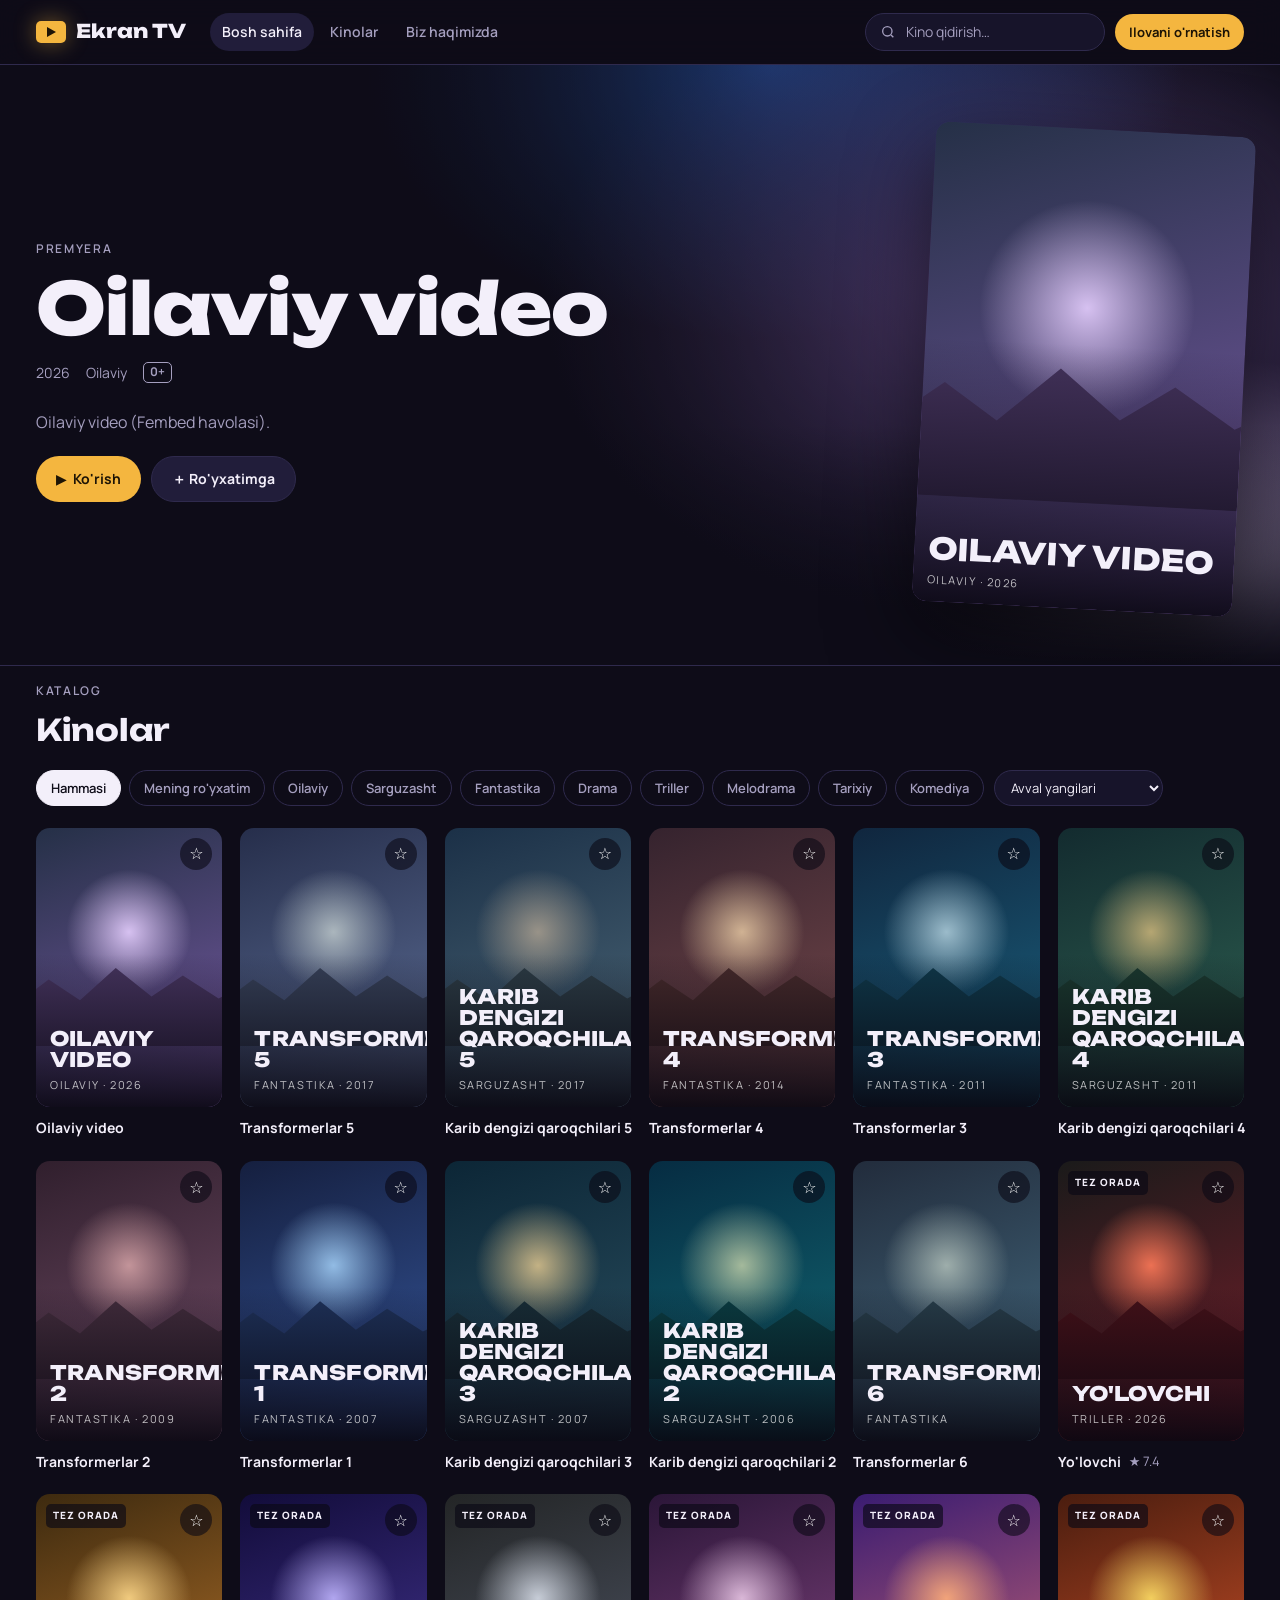
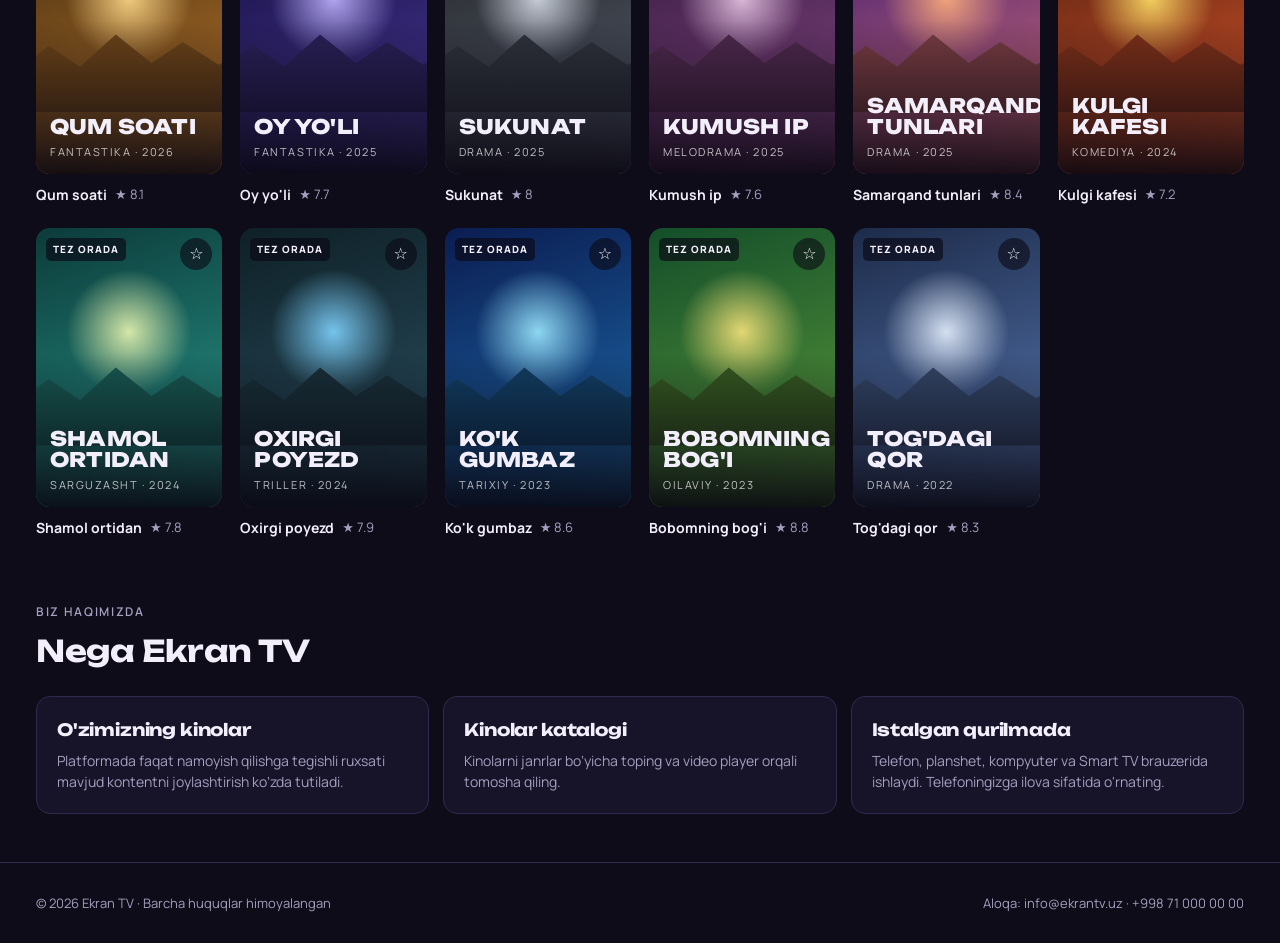
<file: index.html>
<!doctype html>
<html lang="uz">
<head>
<meta charset="utf-8">
<meta name="viewport" content="width=device-width,initial-scale=1,viewport-fit=cover">
<title>Ekran TV — o'zbek kinolari onlayn</title>
<meta name="description" content="Ekran TV — o'zbek kinolarini onlayn tomosha qiling: kinolar katalogi, qidiruv va ko'rishni davom ettirish.">
<meta name="theme-color" content="#0e0c18">
<meta property="og:type" content="website">
<meta property="og:title" content="Ekran TV">
<meta property="og:description" content="O'zbek kinolari onlayn.">
<meta property="og:image" content="icons/og-image.png">
<meta property="og:locale" content="uz_UZ">
<meta name="twitter:card" content="summary_large_image">
<link rel="manifest" href="manifest.webmanifest">
<link rel="icon" type="image/png" sizes="192x192" href="icons/icon-192.png">
<link rel="apple-touch-icon" href="icons/apple-touch-icon.png">
<meta name="apple-mobile-web-app-capable" content="yes">
<meta name="apple-mobile-web-app-status-bar-style" content="black-translucent">
<meta name="apple-mobile-web-app-title" content="Ekran TV">
<link rel="preconnect" href="https://fonts.googleapis.com">
<link rel="preconnect" href="https://fonts.gstatic.com" crossorigin>
<link rel="stylesheet" href="https://fonts.googleapis.com/css2?family=Unbounded:wght@500;700;800&family=Manrope:wght@400;500;600;700&family=JetBrains+Mono:wght@500&display=swap">
<link rel="stylesheet" href="css/style.css">


<link rel="stylesheet" href="css/film-player.css">
</head>
<body>

<header class="top">
  <div class="wrap">
    <a class="logo" href="#bosh" aria-label="Bosh sahifa"><i class="logo-mark"></i><span id="siteName">Ekran TV</span></a>
    <nav class="main" aria-label="Asosiy menyu">
      <a href="#bosh" class="on">Bosh sahifa</a>
      <a href="#kinolar">Kinolar</a>




      <a href="#haqida">Biz haqimizda</a>
    </nav>
    <div class="top-right">
      <label class="search" for="q">
        <svg width="16" height="16" viewBox="0 0 24 24" fill="none" stroke="currentColor" stroke-width="2" aria-hidden="true" style="color:var(--muted);flex:none"><circle cx="11" cy="11" r="7"/><path d="m20 20-3.5-3.5"/></svg>
        <input id="q" type="search" placeholder="Kino qidirish…" autocomplete="off" aria-label="Kino qidirish">
      </label>
      <button class="btn btn-accent btn-sm install-btn" type="button" id="installBtn">Ilovani o'rnatish</button>
    </div>
  </div>
</header>

<main id="bosh">
  <section class="hero" id="hero">
    <div class="hero-bg" id="heroBg"></div>
    <div class="wrap">
      <div>
        <span class="eyebrow">Premyera</span>
        <h1 id="heroTitle"></h1>
        <div class="meta" id="heroMeta"></div>
        <p class="lead" id="heroDesc"></p>
        <div class="actions">
          <button class="btn btn-accent" type="button" id="heroPlay">▶&nbsp; Ko'rish</button>
          <button class="btn btn-ghost" type="button" id="heroFav">＋ Ro'yxatimga</button>
        </div>
      </div>
      <div class="poster hero-poster" id="heroPoster"></div>
    </div>
  </section>

  <section class="block" id="davom" hidden>
    <div class="wrap">
      <div class="block-head"><div><span class="eyebrow">Siz uchun</span><h2>Ko'rishni davom ettirish</h2></div></div>
      <div class="row-scroll" id="contRow"></div>
    </div>
  </section>



  <section class="block tight" id="kinolar">
    <div class="wrap">
      <div class="block-head">
        <div><span class="eyebrow">Katalog</span><h2>Kinolar</h2></div>
        <div class="filters">
          <div class="chips" id="chips" role="group" aria-label="Janr bo'yicha saralash"></div>
          <select class="sort" id="sort" aria-label="Tartiblash">
            <option value="new">Avval yangilari</option>
            <option value="rating">Reyting bo'yicha</option>
            <option value="az">Nomi bo'yicha (A–Z)</option>
          </select>
        </div>
      </div>
      <div class="grid" id="grid"></div>
      <p class="empty" id="empty" hidden></p>
    </div>
  </section>


  <section class="block tight" id="haqida">
    <div class="wrap">
      <div class="block-head"><div><span class="eyebrow">Biz haqimizda</span><h2>Nega Ekran TV</h2></div></div>
      <div class="about">
        <div class="cell"><h3>O'zimizning kinolar</h3><p>Platformada faqat namoyish qilishga tegishli ruxsati mavjud kontentni joylashtirish ko‘zda tutiladi.</p></div>
        <div class="cell"><h3>Kinolar katalogi</h3><p>Kinolarni janrlar bo‘yicha toping va video player orqali tomosha qiling.</p></div>
        <div class="cell"><h3>Istalgan qurilmada</h3><p>Telefon, planshet, kompyuter va Smart TV brauzerida ishlaydi. Telefoningizga ilova sifatida o'rnating.</p></div>
      </div>
    </div>
  </section>
</main>

<footer>
  <div class="wrap">
    <span>© <span id="year"></span> <span class="site-name">Ekran TV</span> · Barcha huquqlar himoyalangan</span>
    <span>Aloqa: <span id="contactMail"></span> · <span id="contactPhone"></span></span>
  </div>
</footer>

<nav class="tabbar" aria-label="Pastki menyu">
  <a href="#bosh" class="on"><svg viewBox="0 0 24 24" fill="none" stroke="currentColor" stroke-width="2"><path d="M3 11 12 4l9 7v9a1 1 0 0 1-1 1h-5v-6H9v6H4a1 1 0 0 1-1-1z"/></svg>Bosh</a>
  <a href="#kinolar"><svg viewBox="0 0 24 24" fill="none" stroke="currentColor" stroke-width="2"><rect x="3" y="3" width="18" height="18" rx="2"/><path d="M7 3v18M17 3v18M3 8h4M3 16h4M17 8h4M17 16h4"/></svg>Kinolar</a>




  <a href="#haqida"><svg viewBox="0 0 24 24" fill="none" stroke="currentColor" stroke-width="2"><circle cx="12" cy="12" r="9"/><path d="M12 11v6M12 7.5v.5"/></svg>Biz haqimizda</a>
</nav>

<div class="modal" id="modal" hidden role="dialog" aria-modal="true" aria-labelledby="pTitle">
  <div class="player">
    <button class="close" type="button" id="pClose" aria-label="Yopish">✕</button>
    <div class="screen" id="screen">
      <div class="yt" id="mediaHost"></div>
      <div class="over" id="pOver" hidden><div><h4 id="pOverTitle"></h4><p id="pOverText"></p></div></div>
    </div>
    <div class="pinfo">
      <div>
        <span class="eyebrow" id="pGenre"></span>
        <h3 id="pTitle" style="margin-top:6px"></h3>
        <div class="meta" id="pMeta" style="margin:10px 0 0"></div>
        <p id="pDesc"></p>
      </div>
      <div class="pbtns">
        <button class="btn btn-ghost btn-sm" type="button" id="pFav">＋ Ro'yxatimga</button>
        <button class="btn btn-ghost btn-sm" type="button" id="pShare">Havolani nusxalash</button>
      </div>
    </div>
    <div class="similar" id="similarWrap">
      <span class="eyebrow">O'xshash kinolar</span>
      <div class="row-scroll" id="similar" style="margin-top:12px"></div>
    </div>
  </div>
</div>

<div class="toast" id="toast" role="status" hidden></div>

<script src="data/films.js"></script>






<script src="js/film-player.js"></script>
<script src="js/app.js"></script>


</body>
</html>
</file>
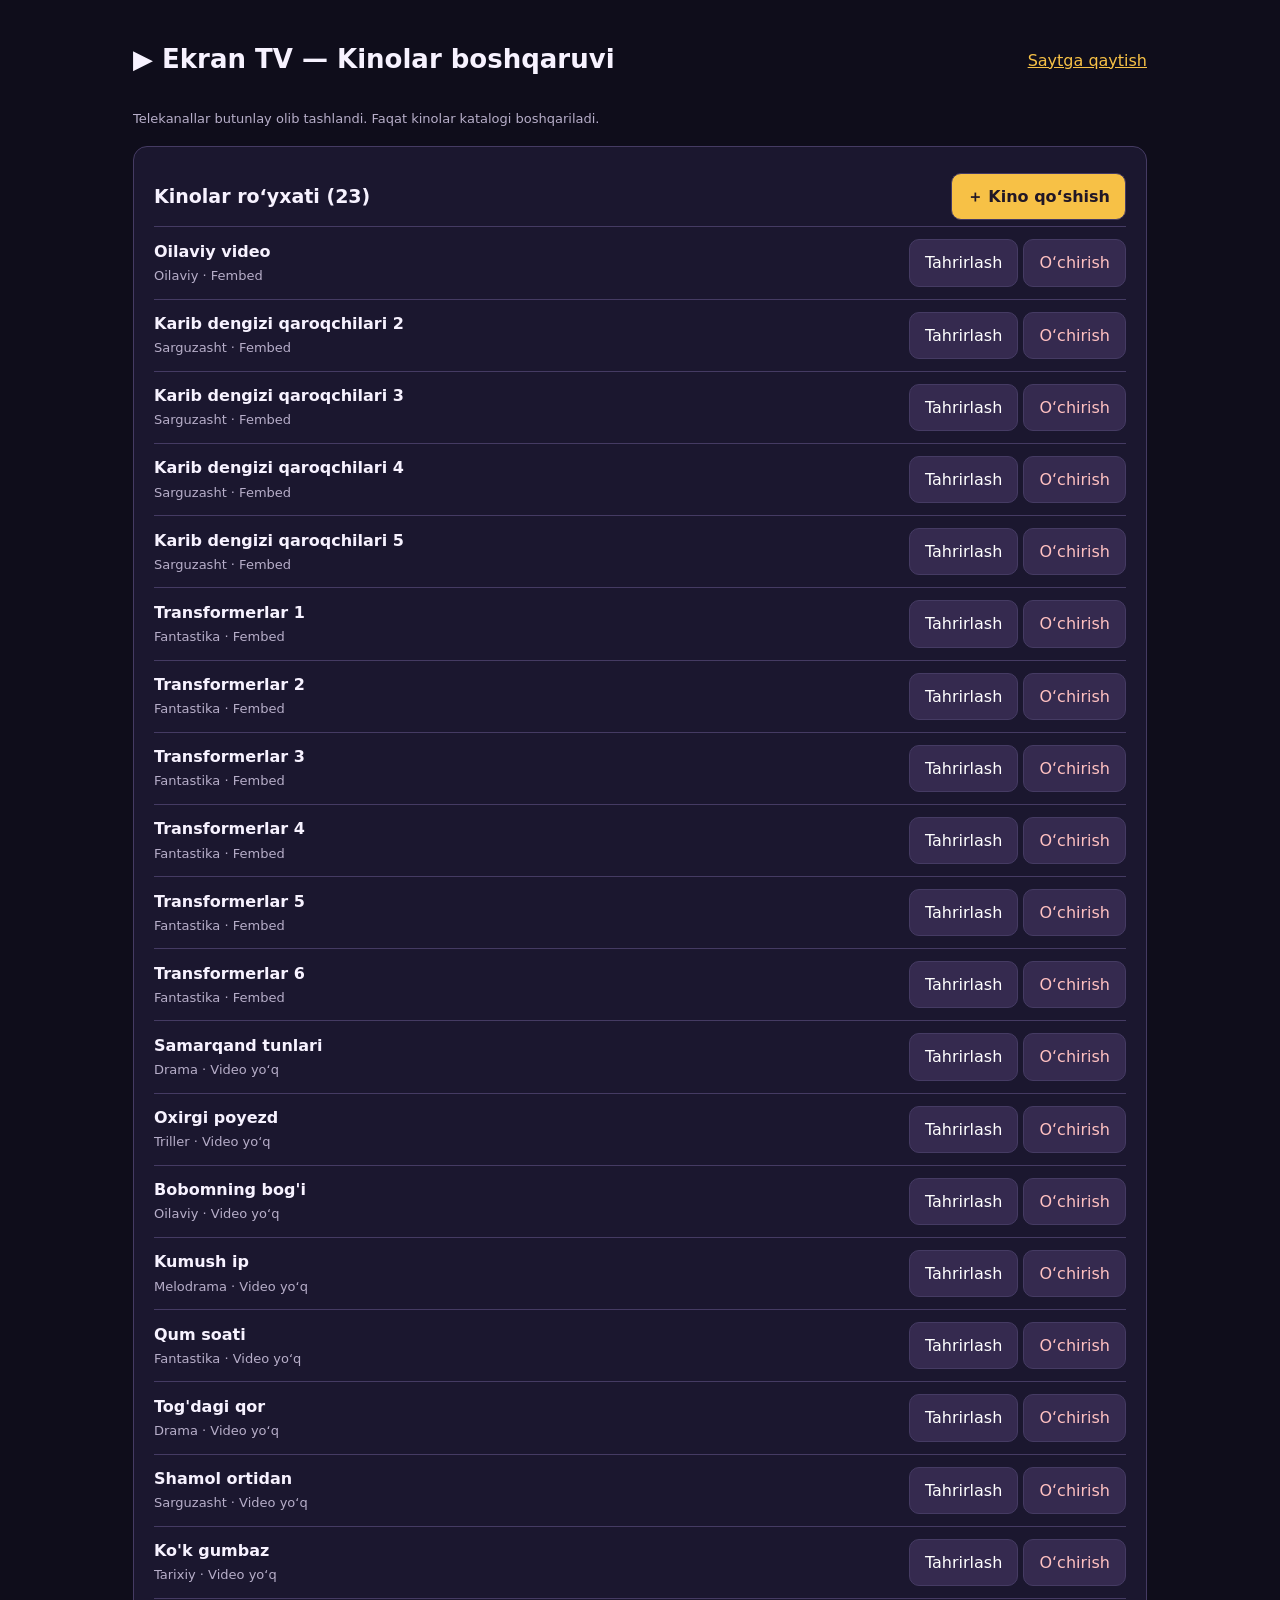
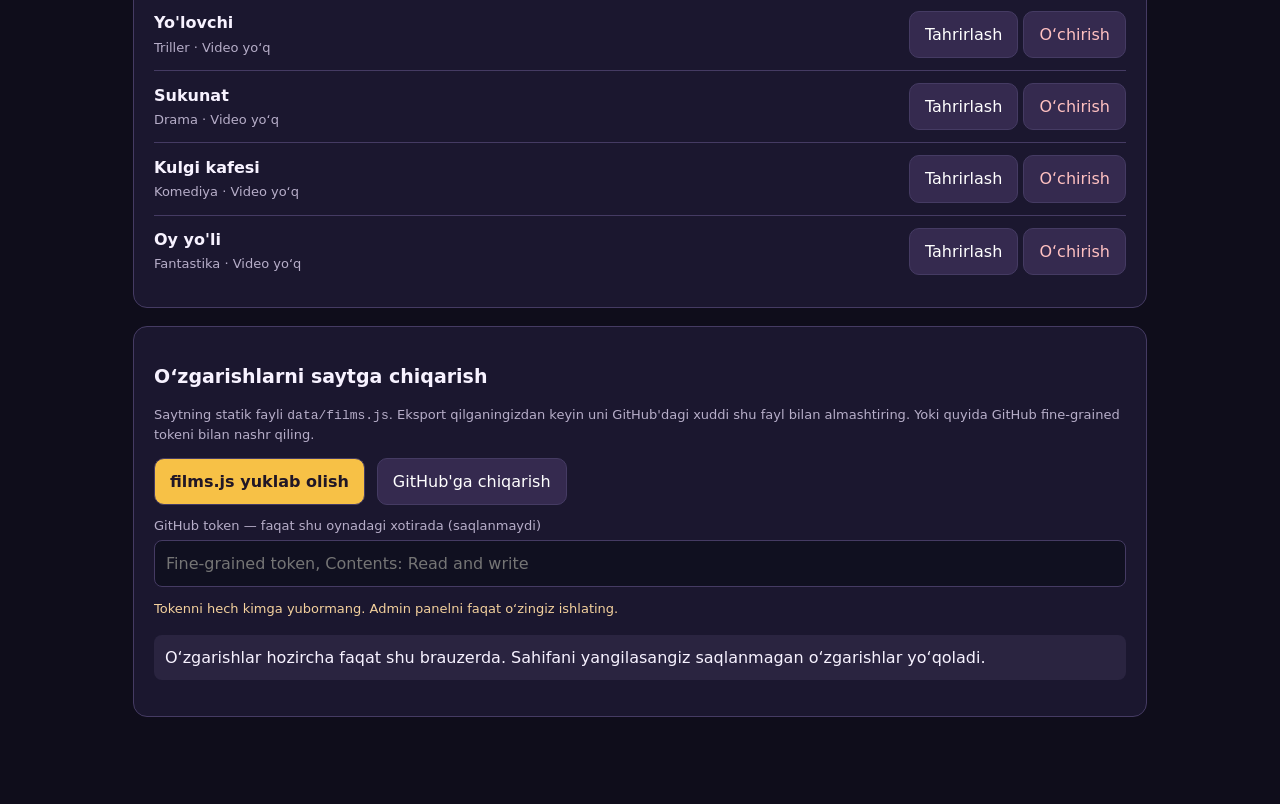
<file: admin.html>
<!doctype html>
<html lang="uz"><head><meta charset="utf-8"><meta name="viewport" content="width=device-width,initial-scale=1">
<title>Ekran TV — Kinolar admin paneli</title><meta name="robots" content="noindex,nofollow">
<style>
:root{color-scheme:dark;--bg:#0f0d1b;--panel:#1b172f;--border:#453b63;--text:#f7f2ff;--muted:#b7aec9;--gold:#f7c146}
*{box-sizing:border-box}body{margin:0;background:var(--bg);color:var(--text);font-family:system-ui,sans-serif;line-height:1.45}
main{max-width:1050px;margin:auto;padding:24px 18px 70px}h1{font-size:26px}h2{font-size:19px}a{color:var(--gold)}
.card{border:1px solid var(--border);border-radius:14px;background:var(--panel);padding:20px;margin:18px 0}
button,input,textarea,select{font:inherit}button{cursor:pointer;padding:11px 15px;background:#352a4f;color:white;border:1px solid var(--border);border-radius:10px}
button.primary{background:var(--gold);color:#211726;font-weight:800}button.danger{color:#ffc1c1}
label{display:block;color:var(--muted);font-size:13px;margin:12px 0 4px}input,textarea,select{width:100%;background:#101020;color:var(--text);border:1px solid var(--border);border-radius:8px;padding:11px}
textarea{min-height:94px}.row{display:flex;gap:12px;align-items:center;flex-wrap:wrap}.grow{flex:1}
.grid{display:grid;grid-template-columns:repeat(2,minmax(0,1fr));gap:12px}.small{font-size:13px;color:var(--muted)}
.movie{border-top:1px solid var(--border);padding:12px 0;display:flex;align-items:center;gap:15px}.movie strong{display:block}.movie .buttons{margin-left:auto;white-space:nowrap}
#status{padding:11px;background:#2a2440;border-radius:8px;white-space:pre-wrap}.warn{color:#f4d19d}
[hidden]{display:none!important}@media(max-width:600px){.grid{grid-template-columns:1fr}.movie{align-items:flex-start;flex-wrap:wrap}.movie .buttons{margin-left:0}}
</style></head><body><main>
<div class="row"><h1 class="grow">▶ Ekran TV — Kinolar boshqaruvi</h1><a href="./">Saytga qaytish</a></div>
<p class="small">Telekanallar butunlay olib tashlandi. Faqat kinolar katalogi boshqariladi.</p>
<section class="card"><div class="row"><h2 class="grow">Kinolar ro‘yxati (<span id="count"></span>)</h2><button class="primary" id="addFilm">＋ Kino qo‘shish</button></div><div id="movies"></div></section>
<section class="card" id="editor" hidden><div class="row"><h2 class="grow" id="editHeading">Kino</h2><button id="cancel" type="button">Bekor qilish</button></div>
<form id="movieForm">
<div class="grid"><div><label for="title">Kino nomi *</label><input id="title" required></div><div><label for="genre">Janr *</label><input id="genre" required></div></div>
<label for="video">Fembed havolasi</label><input id="video" type="url" placeholder="https://fembed.co/embed/VIDEO_ID"><p class="small">Faqat fembed.co/embed/ID formatidagi havola qabul qilinadi.</p>
<div class="grid"><div><label for="year">Yili</label><input id="year" type="number" min="1900" max="2100"></div><div><label for="duration">Davomiyligi, daqiqa</label><input id="duration" type="number" min="0"></div><div><label for="age">Yosh chegarasi</label><select id="age"><option>0+</option><option>6+</option><option>12+</option><option>16+</option><option>18+</option></select></div><div><label for="rating">Reyting</label><input id="rating" type="number" min="0" max="10" step="0.1"></div></div>
<label for="poster">Poster manzili (HTTPS yoki posters/ ichidagi fayl)</label><input id="poster">
<label for="description">Tavsif</label><textarea id="description"></textarea>
<label><input id="hero" type="checkbox" style="width:auto"> Bosh sahifada katta ko‘rsatish</label>
<p id="error" class="warn" hidden></p><button class="primary" type="submit">Saqlash</button>
</form></section>
<section class="card"><h2>O‘zgarishlarni saytga chiqarish</h2><p class="small">Saytning statik fayli <code>data/films.js</code>. Eksport qilganingizdan keyin uni GitHub'dagi xuddi shu fayl bilan almashtiring. Yoki quyida GitHub fine-grained tokeni bilan nashr qiling.</p>
<div class="row"><button class="primary" id="export">films.js yuklab olish</button><button id="publish">GitHub'ga chiqarish</button></div>
<label for="token">GitHub token — faqat shu oynadagi xotirada (saqlanmaydi)</label><input id="token" type="password" autocomplete="off" placeholder="Fine-grained token, Contents: Read and write"><p class="small warn">Tokenni hech kimga yubormang. Admin panelni faqat o‘zingiz ishlating.</p>
<p id="status">O‘zgarishlar hozircha faqat shu brauzerda. Sahifani yangilasangiz saqlanmagan o‘zgarishlar yo‘qoladi.</p></section>
</main><script src="data/films.js"></script><script>
(function(){'use strict';
const $=q=>document.querySelector(q),esc=s=>String(s??'').replace(/[&<>"']/g,c=>({'&':'&amp;','<':'&lt;','>':'&gt;','"':'&quot;',"'":'&#39;'}[c]));
let films=JSON.parse(JSON.stringify(window.FILMS||[]));let site=JSON.parse(JSON.stringify(window.SITE||{name:'Ekran TV'}));let editId=null;
const fields=['title','genre','video','year','duration','age','rating','poster','description'];
function movieUrl(v){v=String(v||'').trim();if(!v)return '';try{const u=new URL(v),m=u.pathname.match(/^\/(?:embed|v)\/([A-Za-z0-9_-]+)\/?$/);if(u.protocol==='https:'&&['fembed.co','www.fembed.co'].includes(u.hostname.toLowerCase())&&m)return 'https://fembed.co/embed/'+m[1];}catch{}return null;}
function show(){ $('#count').textContent=films.length;$('#movies').innerHTML=films.map(f=>'<div class="movie"><div class="grow"><strong>'+esc(f.title)+'</strong><span class="small">'+esc(f.genre||'')+' · '+esc(f.video?'Fembed':'Video yo‘q')+'</span></div><div class="buttons"><button data-edit="'+f.id+'">Tahrirlash</button> <button class="danger" data-delete="'+f.id+'">O‘chirish</button></div></div>').join('')||'<p>Kino yo‘q.</p>';}
function form(f){editId=f?.id??null;$('#editor').hidden=false;$('#editHeading').textContent=f?'Kinoni tahrirlash':'Yangi kino';for(const field of fields)$('#'+field).value=f?.[field]??'';$('#age').value=f?.age||'12+';$('#hero').checked=!!f&&Number(site.heroFilmId)===Number(f.id);$('#error').hidden=true;$('#editor').scrollIntoView({behavior:'smooth'});}
$('#addFilm').onclick=()=>form(null);$('#cancel').onclick=()=>{$('#editor').hidden=true;};
$('#movies').onclick=e=>{const a=e.target.closest('[data-edit]'),b=e.target.closest('[data-delete]');if(a){form(films.find(f=>f.id===Number(a.dataset.edit)));return;}if(b){if(confirm('Kinoni o‘chirasizmi?')){films=films.filter(f=>f.id!==Number(b.dataset.delete));show();}}};
$('#movieForm').onsubmit=e=>{e.preventDefault();const url=movieUrl($('#video').value);if(url===null){$('#error').hidden=false;$('#error').textContent='Faqat haqiqiy Fembed HTTPS havolasini kiriting.';return;}const old=films.find(f=>f.id===editId);const f=old?{...old}:{id:Math.max(100000,...films.map(x=>Number(x.id)||0))+1,colors:['#262344','#5a4390','#e7d6ff']};
for(const field of fields)f[field]=$('#'+field).value.trim();
f.video=url;f.year=Number(f.year)||0;f.duration=Number(f.duration)||0;f.rating=f.rating===''?null:Number(f.rating);
if(old)Object.assign(old,f);else films.push(f);if($('#hero').checked)site.heroFilmId=f.id;
$('#editor').hidden=true;show();$('#status').textContent='O‘zgarish tayyor. films.js faylini eksport qiling yoki GitHub’ga chiqaring.';};
function source(){return '/* Ekran TV — faqat kinolar */\nwindow.SITE = '+JSON.stringify(site,null,2)+';\nwindow.FILMS = '+JSON.stringify(films,null,2)+';\n';}
$('#export').onclick=()=>{const a=document.createElement('a'),blob=new Blob([source()],{type:'text/javascript;charset=utf-8'});a.href=URL.createObjectURL(blob);a.download='films.js';a.click();setTimeout(()=>URL.revokeObjectURL(a.href),3000);};
$('#publish').onclick=async()=>{
 const token=$('#token').value.trim();if(!token){$('#status').textContent='GitHub token kiriting.';return;}
 const path='https://api.github.com/repos/alishertv3003-max/ekran-tv/contents/data/films.js';
 const headers={'Authorization':'Bearer '+token,'Accept':'application/vnd.github+json','X-GitHub-Api-Version':'2022-11-28'};
 const button=$('#publish');button.disabled=true;$('#status').textContent='GitHub bilan bog‘lanmoqda...';
 try{const cur=await fetch(path,{headers});if(!cur.ok)throw Error('GitHub fayli olinmadi: '+cur.status);const o=await cur.json();
 const bytes=new TextEncoder().encode(source());let str='';for(let i=0;i<bytes.length;i+=16384)str+=String.fromCharCode(...bytes.subarray(i,i+16384));
 const response=await fetch(path,{method:'PUT',headers:{...headers,'Content-Type':'application/json'},body:JSON.stringify({message:'Ekran TV: kinolar katalogi yangilandi',content:btoa(str),sha:o.sha,branch:'main'})});
 if(!response.ok)throw Error('GitHub saqlash xatosi '+response.status+': '+(await response.text()).slice(0,200));
 $('#status').textContent='Kinolar GitHub’ga chiqdi. Sayt keshini yangilang.';
 }catch(err){$('#status').textContent='Xato: '+err.message;}finally{button.disabled=false;}
};
show();
})();
</script></body></html>
</file>
<file: css/style.css>
/* Ekran TV — kinoteatr zali: tungi binafsha-ko'k fon, bitta iliq "afisha chirog'i" aksenti */
:root{
  --bg:#0e0c18;
  --surface:#17142a;
  --surface-2:#211d3a;
  --line:#2f2a4d;
  --fg:#f3effa;
  --muted:#a59fbf;
  --accent:#f4b63f;
  --accent-ink:#1d1405;
  --live:#ff5a5f;
  --f-display:"Unbounded","Arial Black",system-ui,sans-serif;
  --f-body:"Manrope",system-ui,-apple-system,"Segoe UI",sans-serif;
  --f-mono:"JetBrains Mono",ui-monospace,Menlo,monospace;
  --r:14px;
  color-scheme:dark;
}
*{box-sizing:border-box}
html{scroll-padding-top:80px}
html,body{background:var(--bg);color:var(--fg)}
body{margin:0;font-family:var(--f-body);font-size:15px;line-height:1.55;overflow-x:hidden;padding-top:env(safe-area-inset-top,0px);padding-bottom:env(safe-area-inset-bottom,0px)}
body::before{content:"";position:fixed;inset:0 0 auto;height:env(safe-area-inset-top,0px);z-index:60;background:var(--bg)}
img{max-width:100%}
[hidden]{display:none!important}
a{color:inherit;text-decoration:none}
button{font:inherit;color:inherit;cursor:pointer}
:focus-visible{outline:2px solid var(--accent);outline-offset:3px;border-radius:6px}
.wrap{max-width:1240px;margin:0 auto;padding-left:max(16px,env(safe-area-inset-left,0px));padding-right:max(16px,env(safe-area-inset-right,0px))}
h1,h2,h3,h4{text-wrap:balance;margin:0}
h1,h2,h3{font-family:var(--f-display);letter-spacing:-.01em}
.eyebrow{font-size:12px;letter-spacing:.14em;text-transform:uppercase;color:var(--muted);font-weight:600}

/* Header */
header.top{position:sticky;top:env(safe-area-inset-top,0px);z-index:50;background:color-mix(in oklab,var(--bg) 86%,transparent);backdrop-filter:blur(14px);-webkit-backdrop-filter:blur(14px);border-bottom:1px solid var(--line)}
.top .wrap{display:flex;align-items:center;gap:24px;height:64px}
.logo{display:flex;align-items:center;gap:10px;font-family:var(--f-display);font-weight:800;font-size:19px;white-space:nowrap}
.logo-mark{width:30px;height:22px;border-radius:5px;background:var(--accent);position:relative;box-shadow:0 0 22px color-mix(in oklab,var(--accent) 45%,transparent);flex:none}
.logo-mark::after{content:"";position:absolute;left:11px;top:6px;border-left:9px solid var(--accent-ink);border-top:5px solid transparent;border-bottom:5px solid transparent}
nav.main{display:flex;gap:4px}
nav.main a{padding:8px 12px;border-radius:999px;color:var(--muted);font-weight:600;font-size:14px}
nav.main a:hover,nav.main a.on{color:var(--fg);background:var(--surface-2)}
.top-right{margin-left:auto;display:flex;align-items:center;gap:10px}
.search{display:flex;align-items:center;gap:8px;background:var(--surface);border:1px solid var(--line);border-radius:999px;padding:0 14px;height:38px;width:240px}
.search input{background:none;border:0;outline:0;color:var(--fg);font:inherit;font-size:14px;width:100%;min-width:0}
.search input::placeholder{color:var(--muted)}
.btn{display:inline-flex;align-items:center;gap:8px;border:0;border-radius:999px;padding:11px 20px;font-weight:700;font-size:14px;white-space:nowrap}
.btn-accent{background:var(--accent);color:var(--accent-ink)}
.btn-accent:hover{filter:brightness(1.07)}
.btn-ghost{background:var(--surface-2);color:var(--fg);border:1px solid var(--line)}
.btn-ghost:hover{background:var(--line)}
.btn-sm{padding:8px 14px;font-size:13px}

/* Mobile bottom nav */
.tabbar{display:none}

/* Hero */
.hero{position:relative;overflow:hidden;border-bottom:1px solid var(--line)}
.hero-bg{position:absolute;inset:0;background:
  radial-gradient(60% 90% at 78% 40%,var(--h1,#7a3bd1) 0%,transparent 60%),
  radial-gradient(40% 60% at 95% 85%,var(--h2,#e0703a) 0%,transparent 60%),
  radial-gradient(50% 70% at 60% 0%,#2b6bd6 0%,transparent 65%),var(--bg);opacity:.75}
.hero-bg::after{content:"";position:absolute;inset:0;background:linear-gradient(90deg,var(--bg) 18%,color-mix(in oklab,var(--bg) 40%,transparent) 60%,transparent),linear-gradient(0deg,var(--bg),transparent 40%)}
.hero .wrap{position:relative;display:grid;grid-template-columns:minmax(0,1.1fr) minmax(0,.9fr);gap:40px;align-items:center;padding-block:64px 56px}
.hero h1{font-size:clamp(34px,6vw,72px);font-weight:800;line-height:.98;margin:14px 0 18px}
.hero p.lead{color:var(--muted);max-width:52ch;font-size:16px;margin:0 0 22px}
.meta{display:flex;flex-wrap:wrap;gap:8px 16px;align-items:center;color:var(--muted);font-size:14px;margin-bottom:26px}
.meta .age{border:1px solid var(--muted);border-radius:5px;padding:0 6px;font-size:12px;font-weight:700}
.meta .score{color:var(--accent);font-weight:700}
.actions{display:flex;flex-wrap:wrap;gap:10px}
.hero-poster{justify-self:end;width:min(320px,100%);aspect-ratio:2/3;max-width:100%;transform:rotate(3deg);box-shadow:0 30px 80px rgba(0,0,0,.55)}

/* Poster */
.poster{position:relative;border-radius:var(--r);overflow:hidden;background:linear-gradient(160deg,var(--c1),var(--c2));isolation:isolate}
.poster::before{content:"";position:absolute;width:70%;aspect-ratio:1;border-radius:50%;left:var(--sx,15%);top:var(--sy,14%);background:radial-gradient(circle,var(--c3) 0%,transparent 68%);opacity:.9;z-index:-1}
.poster::after{content:"";position:absolute;inset:auto 0 0;height:55%;background:linear-gradient(0deg,rgba(8,6,16,.92),transparent);z-index:-1}
.poster .hills{position:absolute;inset:auto -10% 22% -10%;height:34%;background:var(--c2);filter:brightness(.55);clip-path:polygon(0 100%,0 55%,14% 30%,28% 52%,44% 18%,60% 48%,74% 26%,90% 50%,100% 38%,100% 100%);z-index:-1}
.poster img.pimg{position:absolute;inset:0;width:100%;height:100%;object-fit:cover;z-index:-2}
.poster.has-img::before,.poster.has-img .hills{display:none}
.poster .pt{position:absolute;left:14px;right:14px;bottom:14px}
.poster .pt b{display:block;font-family:var(--f-display);font-weight:800;font-size:clamp(14px,2vw,20px);line-height:1.05;text-transform:uppercase;letter-spacing:.01em;text-wrap:balance}
.poster .pt span{display:block;font-size:11px;letter-spacing:.14em;text-transform:uppercase;color:rgba(255,255,255,.72);margin-top:6px}
.poster .soon{position:absolute;top:10px;left:10px;font-size:10px;font-weight:800;letter-spacing:.1em;text-transform:uppercase;background:rgba(10,8,20,.65);padding:4px 7px;border-radius:5px}
.hero-poster .pt b{font-size:30px}

section.block{padding-block:48px}
section.block.tight{padding-top:12px}
.block-head{display:flex;align-items:end;justify-content:space-between;gap:16px;flex-wrap:wrap;margin-bottom:22px}
.block-head h2{font-size:clamp(22px,3vw,30px);font-weight:700;margin-top:6px}

/* Live */
.live{display:grid;grid-template-columns:minmax(0,1.5fr) minmax(0,1fr);gap:20px}
.live-screen{position:relative;border-radius:var(--r);overflow:hidden;aspect-ratio:16/9;max-width:100%;background:#000;cursor:pointer;border:1px solid var(--line)}
.live-screen canvas,.live-screen .thumb{position:absolute;inset:0;width:100%;height:100%;object-fit:cover}
.live-badge{position:absolute;top:14px;left:14px;display:inline-flex;align-items:center;gap:7px;background:var(--live);color:#fff;font-weight:800;font-size:12px;letter-spacing:.1em;padding:5px 10px;border-radius:6px}
.live-play{position:absolute;inset:0;margin:auto;width:64px;height:64px;border-radius:50%;background:color-mix(in oklab,var(--accent) 92%,transparent);display:grid;place-items:center;transition:transform .2s}
.live-play::after{content:"";margin-left:5px;border-left:18px solid var(--accent-ink);border-top:11px solid transparent;border-bottom:11px solid transparent}
.live-screen:hover .live-play{transform:scale(1.08)}
.dot{width:7px;height:7px;border-radius:50%;background:#fff;animation:pulse 1.4s infinite}
@keyframes pulse{50%{opacity:.3}}
.live-cap{position:absolute;left:0;right:0;bottom:0;padding:18px;background:linear-gradient(0deg,rgba(0,0,0,.85),transparent)}
.live-cap h3{font-size:clamp(17px,2.4vw,26px)}
.live-cap .row{display:flex;gap:12px;align-items:center;margin-top:10px;font-family:var(--f-mono);font-size:12px;color:rgba(255,255,255,.8)}
.bar{flex:1;height:4px;border-radius:4px;background:rgba(255,255,255,.22);overflow:hidden;display:block}
.bar i{display:block;height:100%;background:var(--accent)}
.live-side{display:flex;flex-direction:column;gap:12px;min-width:0}
.next-list{display:flex;flex-direction:column;gap:10px}
.next{display:grid;grid-template-columns:48px minmax(0,1fr) auto;gap:14px;align-items:center;padding:10px 12px;border-radius:12px;background:var(--surface);border:1px solid var(--line);text-align:left;width:100%}
.next:hover{border-color:color-mix(in oklab,var(--accent) 50%,var(--line))}
.next .poster{aspect-ratio:2/3;width:48px;border-radius:7px}
.next .poster .pt,.next .poster .hills,.next .poster .soon{display:none}
.next h4{font-size:15px;font-weight:700;white-space:nowrap;overflow:hidden;text-overflow:ellipsis}
.next small{color:var(--muted)}
.time{font-family:var(--f-mono);font-size:13px;color:var(--accent);font-variant-numeric:tabular-nums}

/* Channels */
.chan-grid{display:grid;grid-template-columns:repeat(auto-fill,minmax(250px,1fr));gap:14px}
.chan{display:grid;grid-template-columns:56px minmax(0,1fr);gap:14px;align-items:center;padding:14px;border-radius:var(--r);background:var(--surface);border:1px solid var(--line);text-align:left;transition:border-color .2s,background .2s}
.chan:hover{border-color:color-mix(in oklab,var(--ch) 60%,var(--line))}
.chan[aria-pressed="true"]{border-color:var(--ch);background:color-mix(in oklab,var(--ch) 9%,var(--surface))}
.chan-logo{width:56px;height:56px;border-radius:12px;display:grid;place-items:center;background:linear-gradient(145deg,var(--ch),color-mix(in oklab,var(--ch) 45%,#000));font-family:var(--f-display);font-weight:800;font-size:20px;color:#fff;position:relative}
.chan-logo small{position:absolute;right:5px;bottom:3px;font-family:var(--f-mono);font-size:10px;opacity:.85}
.chan-body{min-width:0;display:flex;flex-direction:column;gap:3px}
.chan-top{display:flex;align-items:center;justify-content:space-between;gap:8px}
.chan-top b{font-size:15px}
.mini-live{display:inline-flex;align-items:center;gap:5px;font-size:10px;font-weight:800;letter-spacing:.1em;color:var(--live)}
.mini-live::before{content:"";width:6px;height:6px;border-radius:50%;background:var(--live);animation:pulse 1.4s infinite}
.chan-now{font-size:13px;color:var(--muted);white-space:nowrap;overflow:hidden;text-overflow:ellipsis}
.chan .bar{height:3px;margin-top:5px}
.chan .bar i{background:var(--ch)}
.chan-add{border-style:dashed;background:transparent}
.chan-add .chan-logo{background:var(--surface-2);color:var(--muted);font-size:26px;font-weight:500}

/* Catalog */
.chips{display:flex;gap:8px;flex-wrap:wrap}
.chip{border:1px solid var(--line);background:transparent;border-radius:999px;padding:7px 14px;font-size:13px;font-weight:600;color:var(--muted)}
.chip:hover{color:var(--fg)}
.chip[aria-pressed="true"]{background:var(--fg);color:var(--bg);border-color:var(--fg)}
.sort{background:var(--surface);color:var(--fg);border:1px solid var(--line);border-radius:999px;padding:7px 12px;font:inherit;font-size:13px}
.filters{display:flex;gap:10px;flex-wrap:wrap;align-items:center}
.grid{display:grid;grid-template-columns:repeat(auto-fill,minmax(170px,1fr));gap:22px 18px}
.tile{position:relative;min-width:0}
.card{display:flex;flex-direction:column;gap:10px;background:none;border:0;padding:0;text-align:left;width:100%}
.card .poster{aspect-ratio:2/3;width:100%;transition:transform .25s ease,box-shadow .25s ease}
.card:hover .poster,.card:focus-visible .poster{transform:translateY(-4px);box-shadow:0 18px 40px rgba(0,0,0,.5),0 0 0 2px var(--accent)}
.card .ci{display:flex;justify-content:space-between;gap:8px;font-size:13px;color:var(--muted)}
.card .ci b{color:var(--fg);font-weight:700;font-size:14px;white-space:nowrap;overflow:hidden;text-overflow:ellipsis}
.fav{position:absolute;top:10px;right:10px;width:32px;height:32px;border-radius:50%;background:rgba(10,8,20,.6);display:grid;place-items:center;border:0;font-size:16px;color:#fff}
.fav[aria-pressed="true"]{color:var(--accent)}
.empty{color:var(--muted);padding:30px 0}

/* Continue watching row */
.row-scroll{display:grid;grid-auto-flow:column;grid-auto-columns:minmax(150px,170px);gap:16px;overflow-x:auto;padding-bottom:8px;scrollbar-width:thin}
.progress-mini{height:3px;border-radius:3px;background:var(--line);overflow:hidden}
.progress-mini i{display:block;height:100%;background:var(--accent)}

/* EPG */
.epg-tabs{display:flex;gap:8px;flex-wrap:wrap;margin-bottom:16px}
.epg{display:grid;grid-template-columns:repeat(auto-fill,minmax(260px,1fr));gap:10px}
.slot{display:grid;grid-template-columns:62px minmax(0,1fr);gap:12px;padding:14px 16px;border-radius:12px;background:var(--surface);border:1px solid var(--line);align-items:start;text-align:left;width:100%}
.slot.past{opacity:.45}
.slot.now{border-color:var(--accent);background:color-mix(in oklab,var(--accent) 10%,var(--surface))}
.slot h4{margin:0 0 2px;font-size:15px}
.slot small{color:var(--muted)}
.tag-now{display:inline-block;margin-left:6px;font-size:10px;font-weight:800;letter-spacing:.1em;color:var(--live);vertical-align:middle}

/* About */
.about{display:grid;grid-template-columns:repeat(auto-fit,minmax(240px,1fr));gap:14px}
.about .cell{padding:20px;border-radius:var(--r);background:var(--surface);border:1px solid var(--line)}
.about h3{font-size:17px;margin-bottom:6px}
.about p{margin:0;color:var(--muted);font-size:14px}

footer{border-top:1px solid var(--line);padding-block:30px;color:var(--muted);font-size:13px}
footer .wrap{display:flex;justify-content:space-between;gap:16px;flex-wrap:wrap}

/* Player modal */
.modal{position:fixed;inset:0;z-index:100;background:rgba(5,4,10,.86);backdrop-filter:blur(6px);display:grid;place-items:center;padding:max(16px,env(safe-area-inset-top,0px)) max(16px,env(safe-area-inset-right,0px)) max(16px,env(safe-area-inset-bottom,0px)) max(16px,env(safe-area-inset-left,0px))}
.player{width:min(1000px,100%);max-height:100%;overflow:auto;background:var(--surface);border:1px solid var(--line);border-radius:18px;position:relative}
.screen{position:relative;aspect-ratio:16/9;max-width:100%;background:#000;border-radius:18px 18px 0 0;overflow:hidden}
.screen canvas,.screen .yt,.screen iframe{position:absolute;inset:0;width:100%;height:100%;border:0}
.screen .over{position:absolute;inset:0;display:grid;place-items:center;text-align:center;padding:24px;background:rgba(5,4,12,.45)}
.screen .over h4{font-family:var(--f-display);font-size:clamp(16px,2.6vw,24px);margin-bottom:6px}
.screen .over p{margin:0;color:rgba(255,255,255,.8)}
.close{position:absolute;top:12px;right:12px;z-index:3;width:38px;height:38px;border-radius:50%;border:0;background:rgba(0,0,0,.6);color:#fff;font-size:18px}
.pinfo{padding:22px 24px 26px;display:grid;grid-template-columns:minmax(0,1fr) auto;gap:16px 24px;align-items:start}
.pinfo h3{font-size:clamp(20px,3vw,28px)}
.pinfo p{color:var(--muted);margin:10px 0 0;max-width:62ch}
.pbtns{display:flex;gap:8px;flex-wrap:wrap}
.similar{padding:0 24px 26px}
.similar .row-scroll{grid-auto-columns:minmax(120px,130px)}
.similar .poster .pt b{font-size:13px}

/* Toast */
.toast{position:fixed;left:50%;bottom:calc(24px + env(safe-area-inset-bottom,0px));transform:translateX(-50%);z-index:200;background:var(--fg);color:var(--bg);padding:12px 18px;border-radius:12px;font-weight:600;font-size:14px;max-width:calc(100% - 32px);box-shadow:0 10px 30px rgba(0,0,0,.4)}

@media (max-width:900px){
  nav.main{display:none}
  .search{width:auto;flex:1;min-width:0}
  .top .wrap{gap:12px}
  .hero .wrap{grid-template-columns:minmax(0,1fr);padding-block:44px 40px}
  .hero-poster{display:none}
  .live{grid-template-columns:minmax(0,1fr)}
  body{padding-bottom:calc(64px + env(safe-area-inset-bottom,0px))}
  .tabbar{display:flex;position:fixed;left:0;right:0;bottom:0;z-index:55;background:color-mix(in oklab,var(--bg) 92%,transparent);backdrop-filter:blur(14px);-webkit-backdrop-filter:blur(14px);border-top:1px solid var(--line);padding:6px max(8px,env(safe-area-inset-right,0px)) calc(6px + env(safe-area-inset-bottom,0px)) max(8px,env(safe-area-inset-left,0px))}
  .tabbar a{flex:1;display:flex;flex-direction:column;align-items:center;gap:2px;font-size:11px;font-weight:600;color:var(--muted);padding:6px 0}
  .tabbar a.on{color:var(--accent)}
  .tabbar svg{width:22px;height:22px}
  .toast{bottom:calc(80px + env(safe-area-inset-bottom,0px))}
}
@media (max-width:520px){
  .install-btn{display:none}
  .grid{grid-template-columns:repeat(2,minmax(0,1fr));gap:18px 12px}
  .pinfo{grid-template-columns:minmax(0,1fr)}
  .logo span{display:none}
  .modal{padding:0;place-items:stretch}
  .player{border-radius:0;max-height:none;height:100%}
  .screen{border-radius:0}
}
@media (prefers-reduced-motion:reduce){*{animation:none!important;transition:none!important}}

/* Telekanallar: ochiq katalog, filter va kanal kartalari */
.tv-controls{display:flex;gap:12px;flex-wrap:wrap;margin:0 0 18px}
.tv-search-label{display:flex;flex-direction:column;gap:5px;color:var(--muted);font-size:12px;font-weight:700;min-width:min(100%,240px);flex:1}
.tv-search-label input,.tv-search-label select{min-height:44px;width:100%;border:1px solid var(--line);border-radius:11px;background:var(--surface);color:var(--fg);font:inherit;font-size:14px;padding:9px 13px;outline-offset:2px}
.tv-count{color:var(--muted);font-size:14px}
.tv-grid{display:grid;grid-template-columns:repeat(auto-fill,minmax(240px,1fr));gap:12px}
.tv-card{display:flex;align-items:center;text-align:left;gap:12px;width:100%;min-height:82px;padding:11px;background:var(--surface);border:1px solid var(--line);border-radius:13px;transition:border-color .15s,background .15s}
.tv-card:hover,.tv-card:focus-visible{border-color:var(--accent);background:var(--surface-2)}
.tv-icon{display:flex;align-items:center;justify-content:center;flex:none;border:1px solid var(--line);border-radius:10px;background:#fff;color:#241c3b;width:60px;height:58px;overflow:hidden;font-size:23px;font-weight:800}
.tv-icon img{display:block;width:100%;height:100%;object-fit:contain;padding:5px}
.tv-info{display:block;min-width:0;flex:1}
.tv-info strong{display:block;font-size:14px;line-height:1.3;overflow:hidden;text-overflow:ellipsis;white-space:nowrap}
.tv-info small{display:block;color:var(--muted);font-size:12px;overflow:hidden;text-overflow:ellipsis;white-space:nowrap;margin-top:7px}
.tv-live{display:block;color:var(--live);font-weight:800;font-size:10px;letter-spacing:.05em;margin-top:3px}
.tv-more-wrap{display:flex;justify-content:center;margin:22px 0 0}
.tv-empty,.tv-note{color:var(--muted)}
.tv-note{font-size:12px;line-height:1.6;margin:22px 0 0}
@media(max-width:520px){.tv-grid{grid-template-columns:1fr 1fr;gap:8px}.tv-card{min-height:120px;flex-direction:column;align-items:flex-start;justify-content:center;padding:10px}.tv-icon{width:54px;height:46px}.tv-info{width:100%}.tv-info strong{font-size:12px}.tv-controls{flex-direction:column}.tv-search-label{width:100%}}

/* O'zbekiston kanallari xalqaro katalogdan alohida ko'rinsin. */
.uz-section{background:linear-gradient(180deg,color-mix(in oklab,var(--accent) 5%,transparent),transparent 82%);border-top:1px solid var(--line)}
.uz-section .tv-card{border-color:color-mix(in oklab,var(--accent) 22%,var(--line))}
@media(max-width:520px){.tabbar a{font-size:10px;min-width:0;text-align:center}.tabbar a svg{width:20px;height:20px}}

.tv-quality{display:inline-block;border:1px solid var(--accent);border-radius:4px;padding:1px 5px;font-size:10px;color:var(--accent);vertical-align:baseline;letter-spacing:.03em}
</file>
<file: css/film-player.css>
/* Dedicated film player. Icon-only controls, fade 2s, fullscreen. */
body.watching-movie{overflow:hidden!important}
.movie-stage[hidden],.movie-state[hidden]{display:none!important}
.movie-stage{position:fixed!important;inset:0!important;width:100vw;height:100dvh;z-index:100010;background:#02030a;color:#fff;overflow:hidden;font-family:Manrope,system-ui,sans-serif}
.movie-media,.movie-media .movie-native,.movie-frame{position:absolute;inset:0;width:100%;height:100%;border:0;background:#03030a}
.movie-native{object-fit:contain}
.movie-gradient{position:absolute;inset:0;pointer-events:none;background:linear-gradient(#0009,transparent 24%,transparent 67%,#000a)}
.movie-top,.movie-bottom{position:absolute;z-index:4;left:0;right:0;padding:clamp(12px,2.5vw,32px);display:flex;align-items:center;gap:16px}
.movie-top{top:0}.movie-bottom{bottom:0;flex-direction:column;align-items:stretch}
.movie-top strong{font-size:clamp(17px,2vw,29px);flex:1;min-width:0;white-space:nowrap;overflow:hidden;text-overflow:ellipsis}
.movie-label{font-size:12px;color:#cdaaff;font-weight:800}
.movie-toolbar{display:flex;gap:15px;align-items:center;justify-content:center}
.movie-toolbar #movieTime{font-size:13px;color:#dcd5e8;margin-left:auto}
.movie-icon{appearance:none;background:transparent!important;border:0!important;border-radius:0!important;color:#d8b8ff;box-shadow:none!important;padding:7px;cursor:pointer;min-width:45px;min-height:45px;display:inline-flex;align-items:center;justify-content:center}
.movie-icon svg{width:clamp(27px,3vw,42px);height:clamp(27px,3vw,42px);fill:currentColor;filter:drop-shadow(0 2px 6px #000a)}
.movie-icon:focus-visible,.movie-icon:hover{outline:0!important;color:#fff!important;filter:drop-shadow(0 0 8px #e4b0ff)}
.movie-five{color:#fbd48e;font-size:13px;font-weight:800}
.movie-progress{height:4px;background:#ffffff65;border-radius:2px;overflow:hidden}
#movieProgress{height:100%;width:0;background:#d7a6ff}
#movieHint{font-size:12px;color:#e5ddec}
.movie-state{position:absolute;z-index:5;top:38%;left:50%;transform:translateX(-50%);max-width:min(85vw,640px);text-align:center;background:#181528c9;border-radius:13px;padding:15px 25px}
.movie-idle .movie-top,.movie-idle .movie-bottom,.movie-idle .movie-gradient{opacity:0!important;visibility:hidden!important;pointer-events:none!important}
.movie-top,.movie-bottom,.movie-gradient{transition:opacity .2s,visibility .2s}
@media(max-width:600px){.movie-toolbar{gap:6px}.movie-five{font-size:11px}.movie-toolbar #movieTime{font-size:10px}#movieHint{display:none}.movie-icon{min-width:36px;padding:3px}.movie-icon svg{width:25px;height:25px}}
</file>
